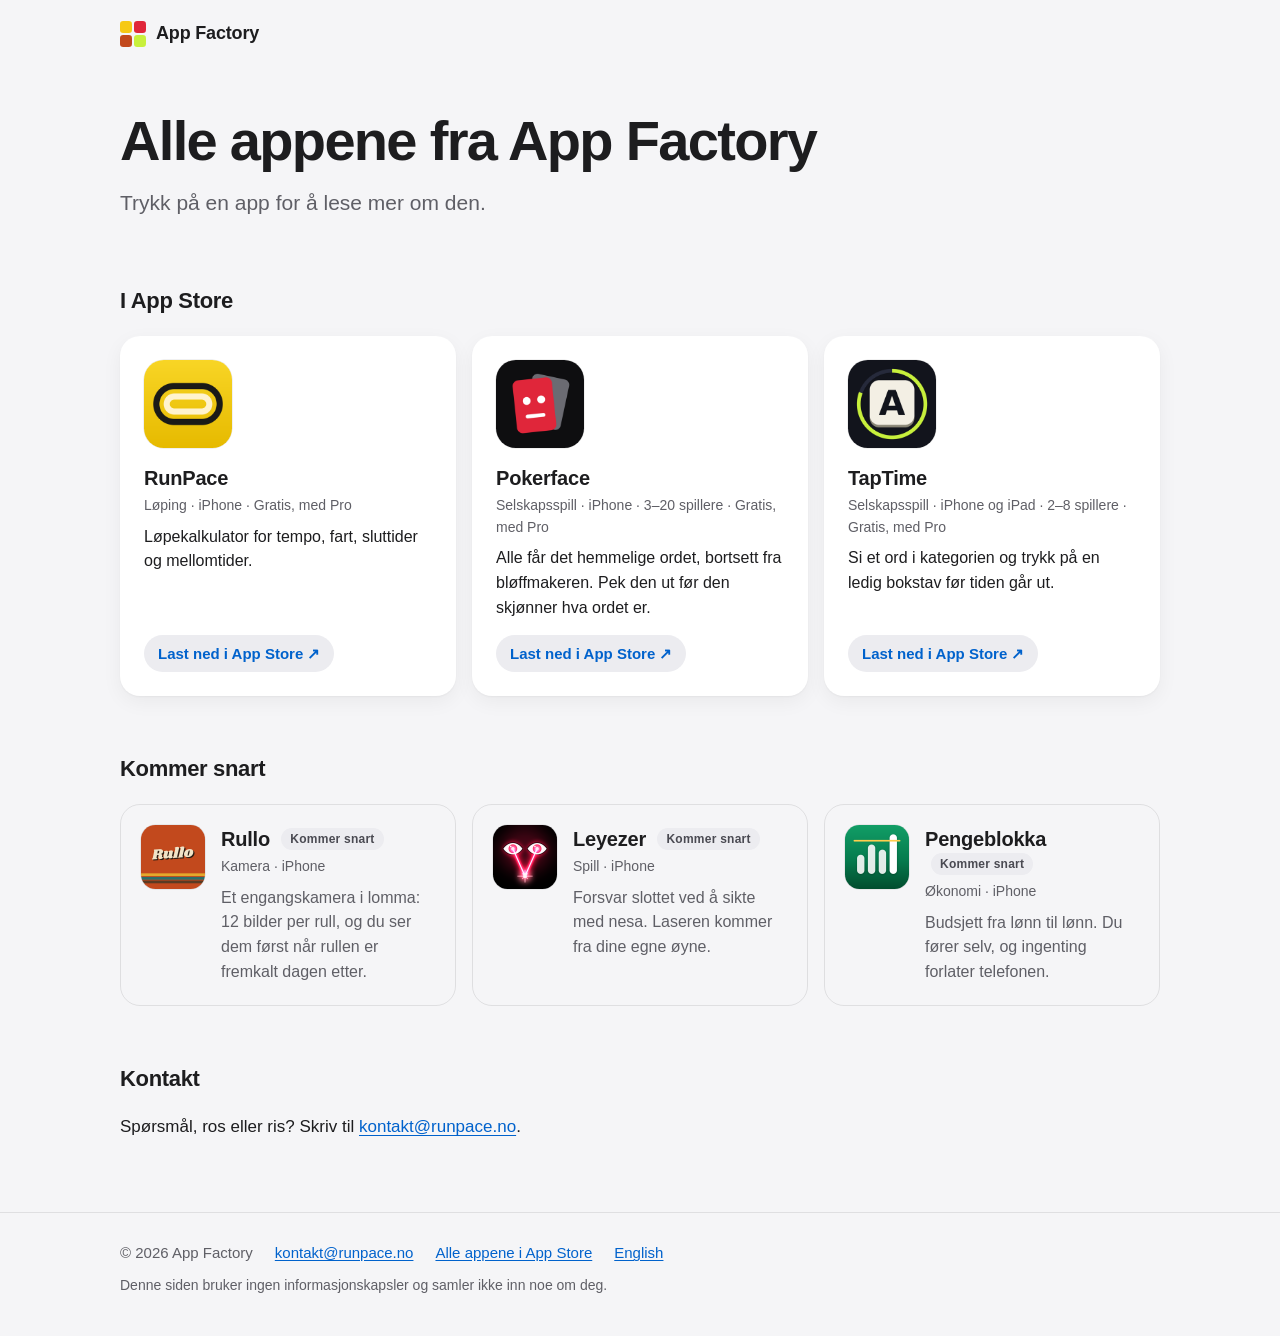
<file: index.html>
<!doctype html>
<html lang="nb">
<head>
<meta charset="utf-8">
<meta name="viewport" content="width=device-width, initial-scale=1">
<title>App Factory – alle appene</title>
<meta name="description" content="Alle appene fra App Factory: RunPace, Pokerface, TapTime og flere som kommer.">
<meta name="color-scheme" content="light">
<meta name="theme-color" content="#f5f5f7">
<link rel="canonical" href="https://svaagan.github.io/">
<link rel="alternate" hreflang="nb" href="https://svaagan.github.io/">
<link rel="alternate" hreflang="en" href="https://svaagan.github.io/en/">
<link rel="alternate" hreflang="x-default" href="https://svaagan.github.io/en/">
<meta property="og:type" content="website">
<meta property="og:site_name" content="App Factory">
<meta property="og:title" content="App Factory – alle appene">
<meta property="og:description" content="Alle appene fra App Factory: RunPace, Pokerface, TapTime og flere som kommer.">
<meta property="og:url" content="https://svaagan.github.io/">
<meta property="og:locale" content="nb_NO">
<meta property="og:image" content="https://svaagan.github.io/og.png">
<meta property="og:image:width" content="1200">
<meta property="og:image:height" content="630">
<meta name="twitter:card" content="summary_large_image">
<link rel="icon" href="/favicon.png">
<link rel="apple-touch-icon" href="/favicon.png">
<link rel="stylesheet" href="/assets/site.css?v=d18dd775">
<script type="application/ld+json">{"@context":"https://schema.org","@graph":[{"@type":"Organization","@id":"https://svaagan.github.io/#studio","name":"App Factory","url":"https://svaagan.github.io/","email":"kontakt@runpace.no"},{"@type":"WebSite","url":"https://svaagan.github.io/","name":"App Factory","inLanguage":"nb","publisher":{"@id":"https://svaagan.github.io/#studio"}},{"@type":"ItemList","name":"I App Store","itemListElement":[{"@type":"ListItem","position":1,"item":{"@type":"MobileApplication","name":"RunPace","operatingSystem":"iOS","applicationCategory":"HealthApplication","description":"Løpekalkulator for tempo, fart, sluttider og mellomtider.","url":"https://runpace.no/","installUrl":"https://apps.apple.com/no/app/id6789667868","offers":{"@type":"Offer","price":"0","priceCurrency":"NOK"},"publisher":{"@id":"https://svaagan.github.io/#studio"}}},{"@type":"ListItem","position":2,"item":{"@type":["VideoGame","MobileApplication"],"name":"Pokerface","operatingSystem":"iOS","applicationCategory":"GameApplication","description":"Alle får det hemmelige ordet, bortsett fra bløffmakeren. Pek den ut før den skjønner hva ordet er.","url":"https://svaagan.github.io/pokerface/","installUrl":"https://apps.apple.com/no/app/id6825464919","offers":{"@type":"Offer","price":"0","priceCurrency":"NOK"},"publisher":{"@id":"https://svaagan.github.io/#studio"}}},{"@type":"ListItem","position":3,"item":{"@type":["VideoGame","MobileApplication"],"name":"TapTime","operatingSystem":"iOS","applicationCategory":"GameApplication","description":"Si et ord i kategorien og trykk på en ledig bokstav før tiden går ut.","url":"https://svaagan.github.io/taptime/","installUrl":"https://apps.apple.com/no/app/id6826379785","offers":{"@type":"Offer","price":"0","priceCurrency":"NOK"},"publisher":{"@id":"https://svaagan.github.io/#studio"}}}]}]}</script>
</head>
<body>
<a class="skip" href="#apper">Hopp til appene</a>
<header class="site-header"><div class="wrap"><a class="wordmark" href="/"><svg viewBox="0 0 26 26" aria-hidden="true"><rect x="0" y="0" width="12" height="12" rx="3.2" fill="#F6C915"/><rect x="14" y="0" width="12" height="12" rx="3.2" fill="#E0263A"/><rect x="0" y="14" width="12" height="12" rx="3.2" fill="#C2491D"/><rect x="14" y="14" width="12" height="12" rx="3.2" fill="#C8F03C"/></svg><span>App Factory</span></a></div></header>
<main>
  <section class="hero wrap">
    <h1>Alle appene fra App Factory</h1>
    <p class="lead">Trykk på en app for å lese mer om den.</p>
  </section>
  <section class="wrap" id="apper" aria-labelledby="live-h">
    <h2 id="live-h">I App Store</h2>
    <ul class="grid live" role="list">
      <li class="card" id="runpace">
        <img class="icon" src="/icons/runpace.png?v=0e061402" width="88" height="88" alt="" loading="lazy" decoding="async">
        <div class="card-body">
          <h3><a class="stretch" href="https://runpace.no/">RunPace</a></h3>
          <p class="meta">Løping · iPhone · Gratis, med Pro</p>
          <p class="tagline">Løpekalkulator for tempo, fart, sluttider og mellomtider.</p>
          <p class="actions"><a class="store" href="https://apps.apple.com/no/app/id6789667868">Last ned i App Store</a></p>
        </div>
      </li>
      <li class="card" id="pokerface">
        <img class="icon" src="/icons/pokerface.png?v=96ad6197" width="88" height="88" alt="" loading="lazy" decoding="async">
        <div class="card-body">
          <h3><a class="stretch" href="/pokerface/">Pokerface</a></h3>
          <p class="meta">Selskapsspill · iPhone · 3–20 spillere · Gratis, med Pro</p>
          <p class="tagline">Alle får det hemmelige ordet, bortsett fra bløffmakeren. Pek den ut før den skjønner hva ordet er.</p>
          <p class="actions"><a class="store" href="https://apps.apple.com/no/app/id6825464919">Last ned i App Store</a></p>
        </div>
      </li>
      <li class="card" id="taptime">
        <img class="icon" src="/icons/taptime.png?v=20a5b78d" width="88" height="88" alt="" loading="lazy" decoding="async">
        <div class="card-body">
          <h3><a class="stretch" href="/taptime/">TapTime</a></h3>
          <p class="meta">Selskapsspill · iPhone og iPad · 2–8 spillere · Gratis, med Pro</p>
          <p class="tagline">Si et ord i kategorien og trykk på en ledig bokstav før tiden går ut.</p>
          <p class="actions"><a class="store" href="https://apps.apple.com/no/app/id6826379785">Last ned i App Store</a></p>
        </div>
      </li>
    </ul>
  </section>
  <section class="wrap" aria-labelledby="soon-h">
    <h2 id="soon-h">Kommer snart</h2>
    <ul class="grid soon-grid" role="list">
      <li class="card soon" id="rullo">
        <img class="icon" src="/icons/rullo.png?v=eed151eb" width="64" height="64" alt="" loading="lazy" decoding="async">
        <div class="card-body">
          <h3><a class="stretch" href="https://svaagan.github.io/rullo/">Rullo</a> <span class="pill">Kommer snart</span></h3>
          <p class="meta">Kamera · iPhone</p>
          <p class="tagline">Et engangskamera i lomma: 12 bilder per rull, og du ser dem først når rullen er fremkalt dagen etter.</p>
          
        </div>
      </li>
      <li class="card soon" id="leyezer">
        <img class="icon" src="/icons/leyezer.png?v=0fc96ee2" width="64" height="64" alt="" loading="lazy" decoding="async">
        <div class="card-body">
          <h3><a class="stretch" href="/leyezer/">Leyezer</a> <span class="pill">Kommer snart</span></h3>
          <p class="meta">Spill · iPhone</p>
          <p class="tagline">Forsvar slottet ved å sikte med nesa. Laseren kommer fra dine egne øyne.</p>
          
        </div>
      </li>
      <li class="card soon" id="pengeblokka">
        <img class="icon" src="/icons/pengeblokka.png?v=15239c94" width="64" height="64" alt="" loading="lazy" decoding="async">
        <div class="card-body">
          <h3><a class="stretch" href="/pengeblokka/">Pengeblokka</a> <span class="pill">Kommer snart</span></h3>
          <p class="meta">Økonomi · iPhone</p>
          <p class="tagline">Budsjett fra lønn til lønn. Du fører selv, og ingenting forlater telefonen.</p>
          
        </div>
      </li>
    </ul>
  </section>
  <section class="wrap about" aria-labelledby="about-h">
    <h2 id="about-h">Kontakt</h2>
    <p>Spørsmål, ros eller ris? Skriv til <a href="mailto:kontakt@runpace.no">kontakt@runpace.no</a>.</p>
  </section>
</main>
<footer class="site-footer">
  <div class="wrap">
    <p class="footer-main"><span>© 2026 App Factory</span>
      <a href="mailto:kontakt@runpace.no">kontakt@runpace.no</a>
      <a href="https://apps.apple.com/developer/id6789667870">Alle appene i App Store</a>
      <a href="/en/" hreflang="en" lang="en">English</a></p>
    <p class="footer-note">Denne siden bruker ingen informasjonskapsler og samler ikke inn noe om deg.</p>
  </div>
</footer>
</body>
</html>
</file>
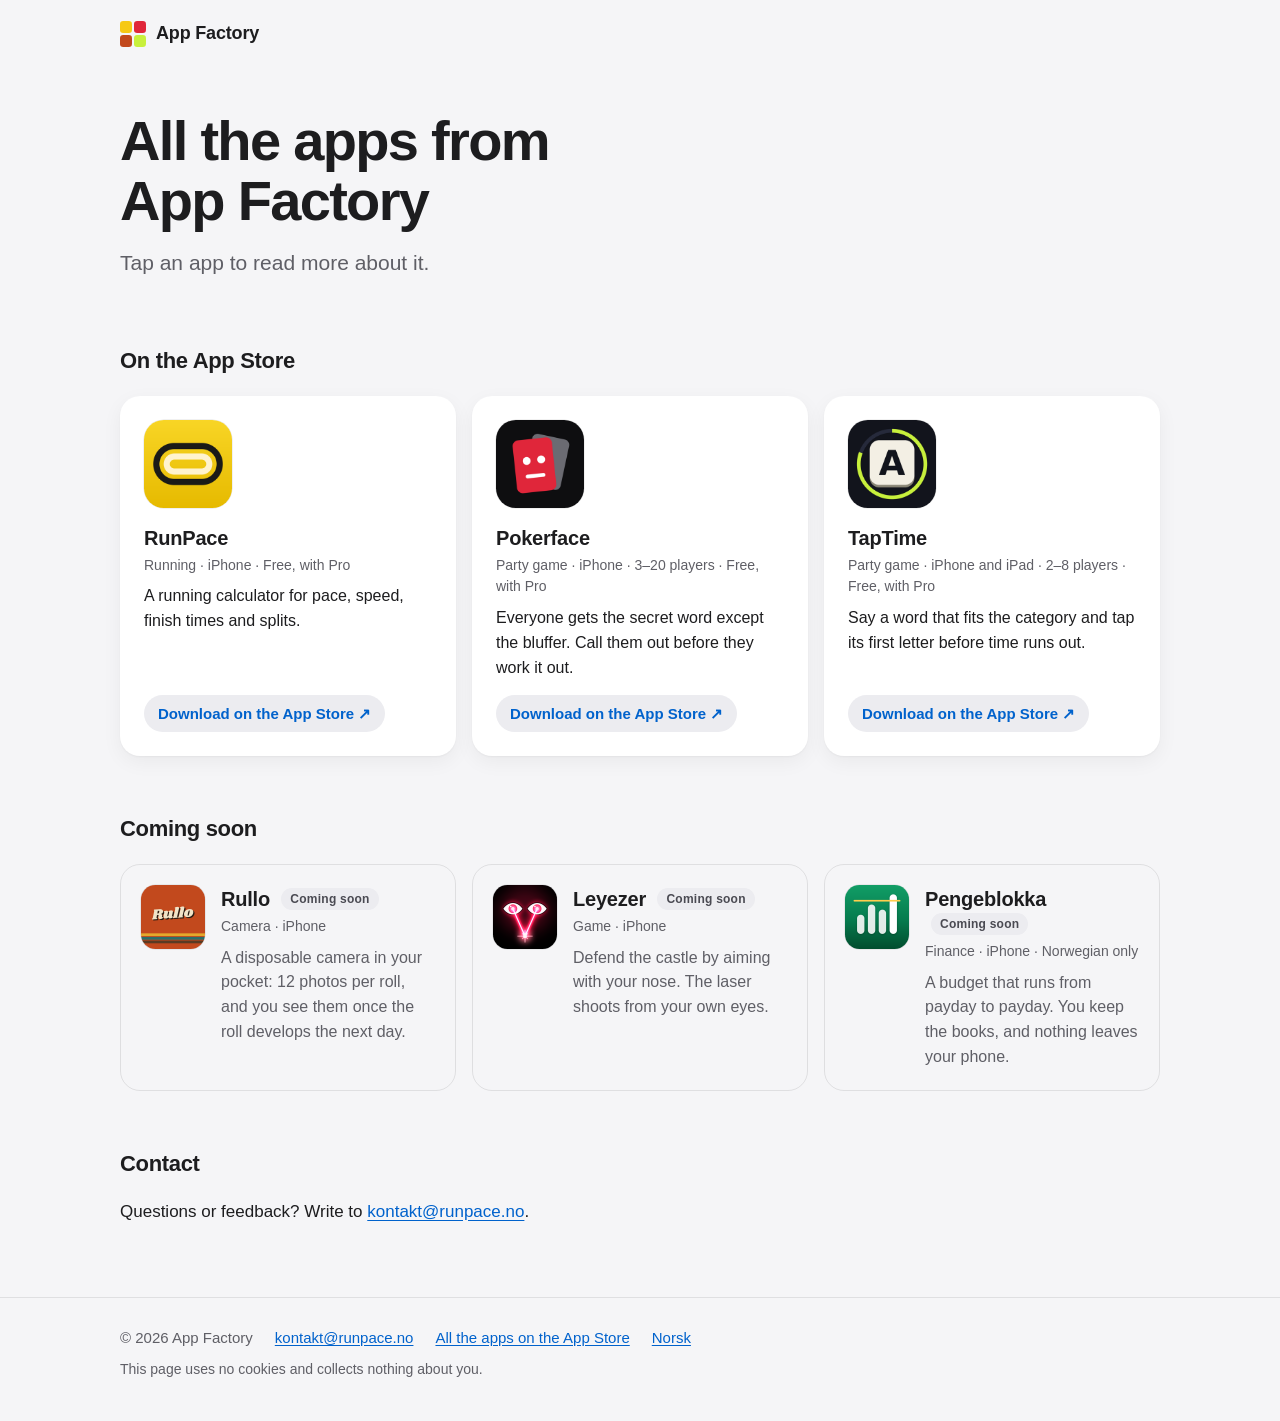
<file: en/index.html>
<!doctype html>
<html lang="en">
<head>
<meta charset="utf-8">
<meta name="viewport" content="width=device-width, initial-scale=1">
<title>App Factory – all the apps</title>
<meta name="description" content="All the apps from App Factory: RunPace, Pokerface, TapTime and more on the way.">
<meta name="color-scheme" content="light">
<meta name="theme-color" content="#f5f5f7">
<link rel="canonical" href="https://svaagan.github.io/en/">
<link rel="alternate" hreflang="nb" href="https://svaagan.github.io/">
<link rel="alternate" hreflang="en" href="https://svaagan.github.io/en/">
<link rel="alternate" hreflang="x-default" href="https://svaagan.github.io/en/">
<meta property="og:type" content="website">
<meta property="og:site_name" content="App Factory">
<meta property="og:title" content="App Factory – all the apps">
<meta property="og:description" content="All the apps from App Factory: RunPace, Pokerface, TapTime and more on the way.">
<meta property="og:url" content="https://svaagan.github.io/en/">
<meta property="og:locale" content="en_US">
<meta property="og:image" content="https://svaagan.github.io/og.png">
<meta property="og:image:width" content="1200">
<meta property="og:image:height" content="630">
<meta name="twitter:card" content="summary_large_image">
<link rel="icon" href="/favicon.png">
<link rel="apple-touch-icon" href="/favicon.png">
<link rel="stylesheet" href="/assets/site.css?v=d18dd775">
<script type="application/ld+json">{"@context":"https://schema.org","@graph":[{"@type":"Organization","@id":"https://svaagan.github.io/#studio","name":"App Factory","url":"https://svaagan.github.io/","email":"kontakt@runpace.no"},{"@type":"WebSite","url":"https://svaagan.github.io/","name":"App Factory","inLanguage":"en","publisher":{"@id":"https://svaagan.github.io/#studio"}},{"@type":"ItemList","name":"On the App Store","itemListElement":[{"@type":"ListItem","position":1,"item":{"@type":"MobileApplication","name":"RunPace","operatingSystem":"iOS","applicationCategory":"HealthApplication","description":"A running calculator for pace, speed, finish times and splits.","url":"https://runpace.no/en/","installUrl":"https://apps.apple.com/us/app/id6789667868","offers":{"@type":"Offer","price":"0","priceCurrency":"NOK"},"publisher":{"@id":"https://svaagan.github.io/#studio"}}},{"@type":"ListItem","position":2,"item":{"@type":["VideoGame","MobileApplication"],"name":"Pokerface","operatingSystem":"iOS","applicationCategory":"GameApplication","description":"Everyone gets the secret word except the bluffer. Call them out before they work it out.","url":"https://svaagan.github.io/pokerface/en/","installUrl":"https://apps.apple.com/us/app/id6825464919","offers":{"@type":"Offer","price":"0","priceCurrency":"NOK"},"publisher":{"@id":"https://svaagan.github.io/#studio"}}},{"@type":"ListItem","position":3,"item":{"@type":["VideoGame","MobileApplication"],"name":"TapTime","operatingSystem":"iOS","applicationCategory":"GameApplication","description":"Say a word that fits the category and tap its first letter before time runs out.","url":"https://svaagan.github.io/taptime/en/","installUrl":"https://apps.apple.com/us/app/id6826379785","offers":{"@type":"Offer","price":"0","priceCurrency":"NOK"},"publisher":{"@id":"https://svaagan.github.io/#studio"}}}]}]}</script>
</head>
<body>
<a class="skip" href="#apper">Skip to the apps</a>
<header class="site-header"><div class="wrap"><a class="wordmark" href="/en/"><svg viewBox="0 0 26 26" aria-hidden="true"><rect x="0" y="0" width="12" height="12" rx="3.2" fill="#F6C915"/><rect x="14" y="0" width="12" height="12" rx="3.2" fill="#E0263A"/><rect x="0" y="14" width="12" height="12" rx="3.2" fill="#C2491D"/><rect x="14" y="14" width="12" height="12" rx="3.2" fill="#C8F03C"/></svg><span>App Factory</span></a></div></header>
<main>
  <section class="hero wrap">
    <h1>All the apps from App Factory</h1>
    <p class="lead">Tap an app to read more about it.</p>
  </section>
  <section class="wrap" id="apper" aria-labelledby="live-h">
    <h2 id="live-h">On the App Store</h2>
    <ul class="grid live" role="list">
      <li class="card" id="runpace">
        <img class="icon" src="/icons/runpace.png?v=0e061402" width="88" height="88" alt="" loading="lazy" decoding="async">
        <div class="card-body">
          <h3><a class="stretch" href="https://runpace.no/en/">RunPace</a></h3>
          <p class="meta">Running · iPhone · Free, with Pro</p>
          <p class="tagline">A running calculator for pace, speed, finish times and splits.</p>
          <p class="actions"><a class="store" href="https://apps.apple.com/us/app/id6789667868">Download on the App Store</a></p>
        </div>
      </li>
      <li class="card" id="pokerface">
        <img class="icon" src="/icons/pokerface.png?v=96ad6197" width="88" height="88" alt="" loading="lazy" decoding="async">
        <div class="card-body">
          <h3><a class="stretch" href="/pokerface/en/">Pokerface</a></h3>
          <p class="meta">Party game · iPhone · 3–20 players · Free, with Pro</p>
          <p class="tagline">Everyone gets the secret word except the bluffer. Call them out before they work it out.</p>
          <p class="actions"><a class="store" href="https://apps.apple.com/us/app/id6825464919">Download on the App Store</a></p>
        </div>
      </li>
      <li class="card" id="taptime">
        <img class="icon" src="/icons/taptime.png?v=20a5b78d" width="88" height="88" alt="" loading="lazy" decoding="async">
        <div class="card-body">
          <h3><a class="stretch" href="/taptime/en/">TapTime</a></h3>
          <p class="meta">Party game · iPhone and iPad · 2–8 players · Free, with Pro</p>
          <p class="tagline">Say a word that fits the category and tap its first letter before time runs out.</p>
          <p class="actions"><a class="store" href="https://apps.apple.com/us/app/id6826379785">Download on the App Store</a></p>
        </div>
      </li>
    </ul>
  </section>
  <section class="wrap" aria-labelledby="soon-h">
    <h2 id="soon-h">Coming soon</h2>
    <ul class="grid soon-grid" role="list">
      <li class="card soon" id="rullo">
        <img class="icon" src="/icons/rullo.png?v=eed151eb" width="64" height="64" alt="" loading="lazy" decoding="async">
        <div class="card-body">
          <h3><a class="stretch" href="https://svaagan.github.io/rullo/en/">Rullo</a> <span class="pill">Coming soon</span></h3>
          <p class="meta">Camera · iPhone</p>
          <p class="tagline">A disposable camera in your pocket: 12 photos per roll, and you see them once the roll develops the next day.</p>
          
        </div>
      </li>
      <li class="card soon" id="leyezer">
        <img class="icon" src="/icons/leyezer.png?v=0fc96ee2" width="64" height="64" alt="" loading="lazy" decoding="async">
        <div class="card-body">
          <h3><a class="stretch" href="/leyezer/en/">Leyezer</a> <span class="pill">Coming soon</span></h3>
          <p class="meta">Game · iPhone</p>
          <p class="tagline">Defend the castle by aiming with your nose. The laser shoots from your own eyes.</p>
          
        </div>
      </li>
      <li class="card soon" id="pengeblokka">
        <img class="icon" src="/icons/pengeblokka.png?v=15239c94" width="64" height="64" alt="" loading="lazy" decoding="async">
        <div class="card-body">
          <h3><a class="stretch" href="/pengeblokka/">Pengeblokka</a> <span class="pill">Coming soon</span></h3>
          <p class="meta">Finance · iPhone · Norwegian only</p>
          <p class="tagline">A budget that runs from payday to payday. You keep the books, and nothing leaves your phone.</p>
          
        </div>
      </li>
    </ul>
  </section>
  <section class="wrap about" aria-labelledby="about-h">
    <h2 id="about-h">Contact</h2>
    <p>Questions or feedback? Write to <a href="mailto:kontakt@runpace.no">kontakt@runpace.no</a>.</p>
  </section>
</main>
<footer class="site-footer">
  <div class="wrap">
    <p class="footer-main"><span>© 2026 App Factory</span>
      <a href="mailto:kontakt@runpace.no">kontakt@runpace.no</a>
      <a href="https://apps.apple.com/developer/id6789667870">All the apps on the App Store</a>
      <a href="/" hreflang="nb" lang="nb">Norsk</a></p>
    <p class="footer-note">This page uses no cookies and collects nothing about you.</p>
  </div>
</footer>
</body>
</html>
</file>
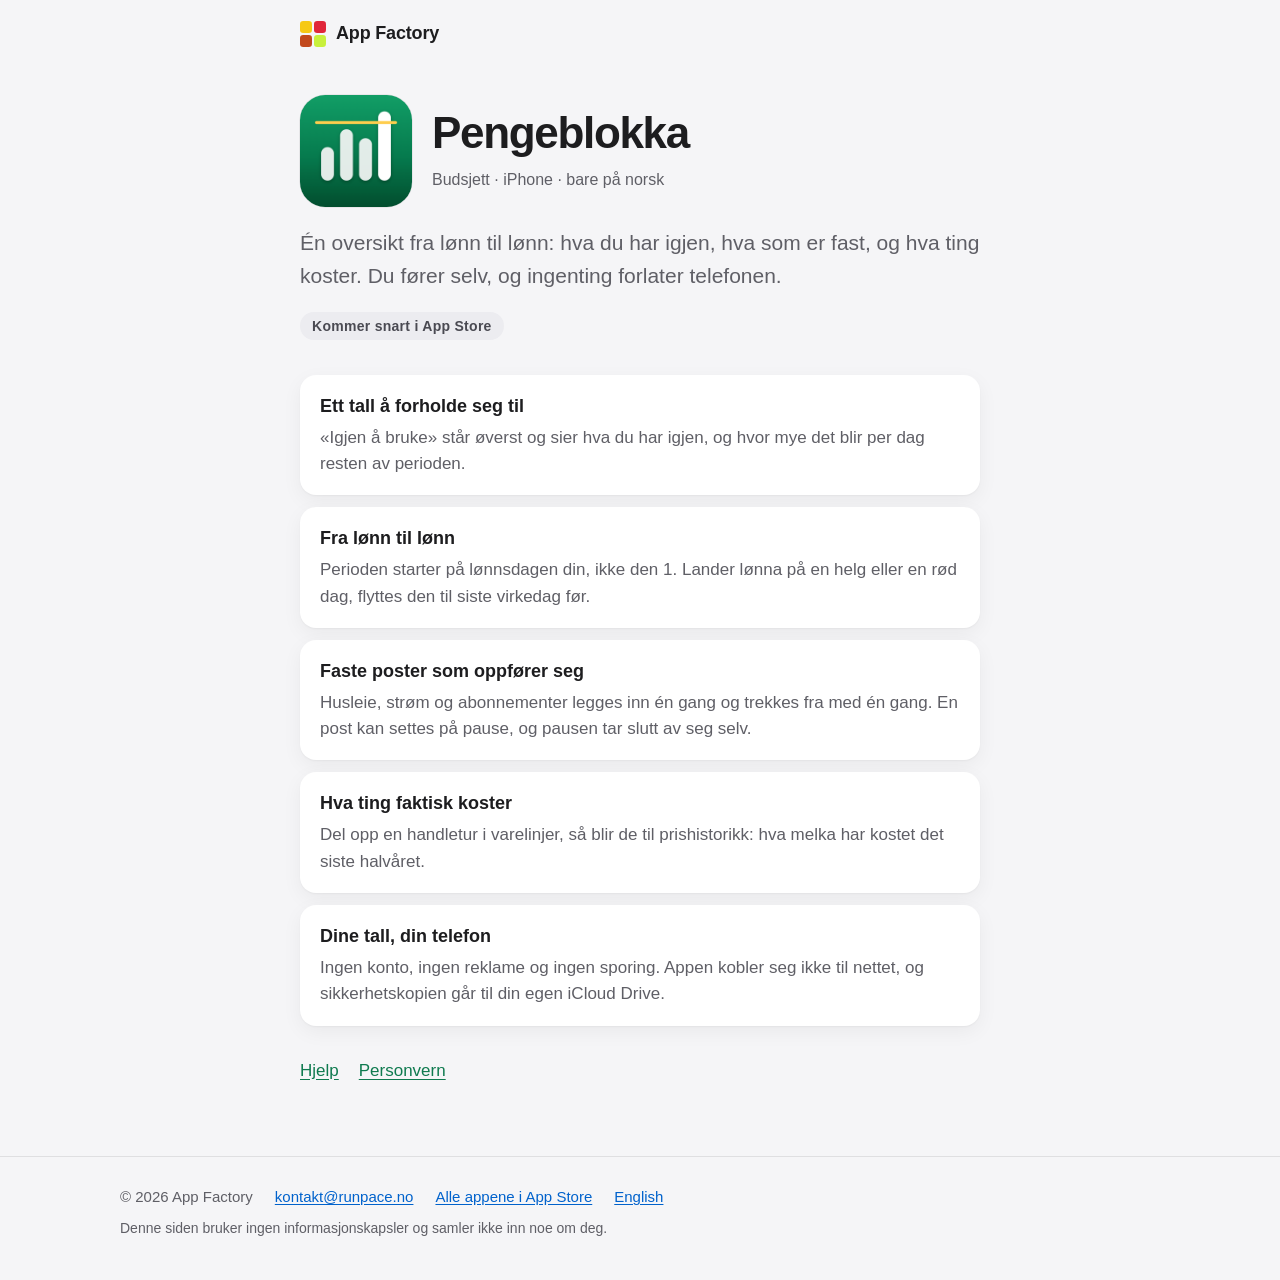
<file: pengeblokka/index.html>
<!doctype html>
<html lang="nb">
<head>
<meta charset="utf-8">
<meta name="viewport" content="width=device-width, initial-scale=1">
<title>Pengeblokka – budsjett fra lønn til lønn</title>
<meta name="description" content="Pengeblokka er et budsjett for iPhone som går fra lønn til lønn. Du fører selv, uten bankkobling og uten konto, og ingenting forlater telefonen.">
<meta name="color-scheme" content="light">
<meta name="theme-color" content="#f5f5f7">
<link rel="canonical" href="https://svaagan.github.io/pengeblokka/">
<meta property="og:type" content="website">
<meta property="og:site_name" content="App Factory">
<meta property="og:title" content="Pengeblokka – budsjett fra lønn til lønn">
<meta property="og:description" content="Pengeblokka er et budsjett for iPhone som går fra lønn til lønn. Du fører selv, uten bankkobling og uten konto, og ingenting forlater telefonen.">
<meta property="og:url" content="https://svaagan.github.io/pengeblokka/">
<meta property="og:locale" content="nb_NO">
<meta property="og:image" content="https://svaagan.github.io/og.png">
<meta property="og:image:width" content="1200">
<meta property="og:image:height" content="630">
<meta name="twitter:card" content="summary_large_image">
<link rel="icon" href="/favicon.png">
<link rel="apple-touch-icon" href="/favicon.png">
<link rel="stylesheet" href="/assets/site.css?v=d18dd775">
</head>
<body>
<a class="skip" href="#apper">Hopp til appene</a>
<header class="site-header"><div class="wrap narrow"><a class="wordmark" href="/"><svg viewBox="0 0 26 26" aria-hidden="true"><rect x="0" y="0" width="12" height="12" rx="3.2" fill="#F6C915"/><rect x="14" y="0" width="12" height="12" rx="3.2" fill="#E0263A"/><rect x="0" y="14" width="12" height="12" rx="3.2" fill="#C2491D"/><rect x="14" y="14" width="12" height="12" rx="3.2" fill="#C8F03C"/></svg><span>App Factory</span></a></div></header>
<main class="wrap narrow app-page" style="--app-accent:#0f7a4f">
  <div class="app-hero">
    <img class="icon" src="/icons/pengeblokka.png?v=15239c94" width="112" height="112" alt="" loading="lazy" decoding="async">
    <div>
      <h1>Pengeblokka</h1>
      <p class="meta">Budsjett · iPhone · bare på norsk</p>
    </div>
  </div>
  <p class="lead">Én oversikt fra lønn til lønn: hva du har igjen, hva som er fast, og hva ting
    koster. Du fører selv, og ingenting forlater telefonen.</p>
  <p><span class="pill">Kommer snart i App Store</span></p>
  <ul class="features" role="list">
      <li><h3>Ett tall å forholde seg til</h3><p>«Igjen å bruke» står øverst og sier hva du har igjen, og hvor mye det blir per dag resten av perioden.</p></li>
      <li><h3>Fra lønn til lønn</h3><p>Perioden starter på lønnsdagen din, ikke den 1. Lander lønna på en helg eller en rød dag, flyttes den til siste virkedag før.</p></li>
      <li><h3>Faste poster som oppfører seg</h3><p>Husleie, strøm og abonnementer legges inn én gang og trekkes fra med én gang. En post kan settes på pause, og pausen tar slutt av seg selv.</p></li>
      <li><h3>Hva ting faktisk koster</h3><p>Del opp en handletur i varelinjer, så blir de til prishistorikk: hva melka har kostet det siste halvåret.</p></li>
      <li><h3>Dine tall, din telefon</h3><p>Ingen konto, ingen reklame og ingen sporing. Appen kobler seg ikke til nettet, og sikkerhetskopien går til din egen iCloud Drive.</p></li>
  </ul>
  <p class="links"><a href="support/">Hjelp</a> <a href="personvern/">Personvern</a></p>
</main>
<footer class="site-footer">
  <div class="wrap">
    <p class="footer-main"><span>© 2026 App Factory</span>
      <a href="mailto:kontakt@runpace.no">kontakt@runpace.no</a>
      <a href="https://apps.apple.com/developer/id6789667870">Alle appene i App Store</a>
      <a href="/en/#pengeblokka" hreflang="en" lang="en">English</a></p>
    <p class="footer-note">Denne siden bruker ingen informasjonskapsler og samler ikke inn noe om deg.</p>
  </div>
</footer>
</body>
</html>
</file>
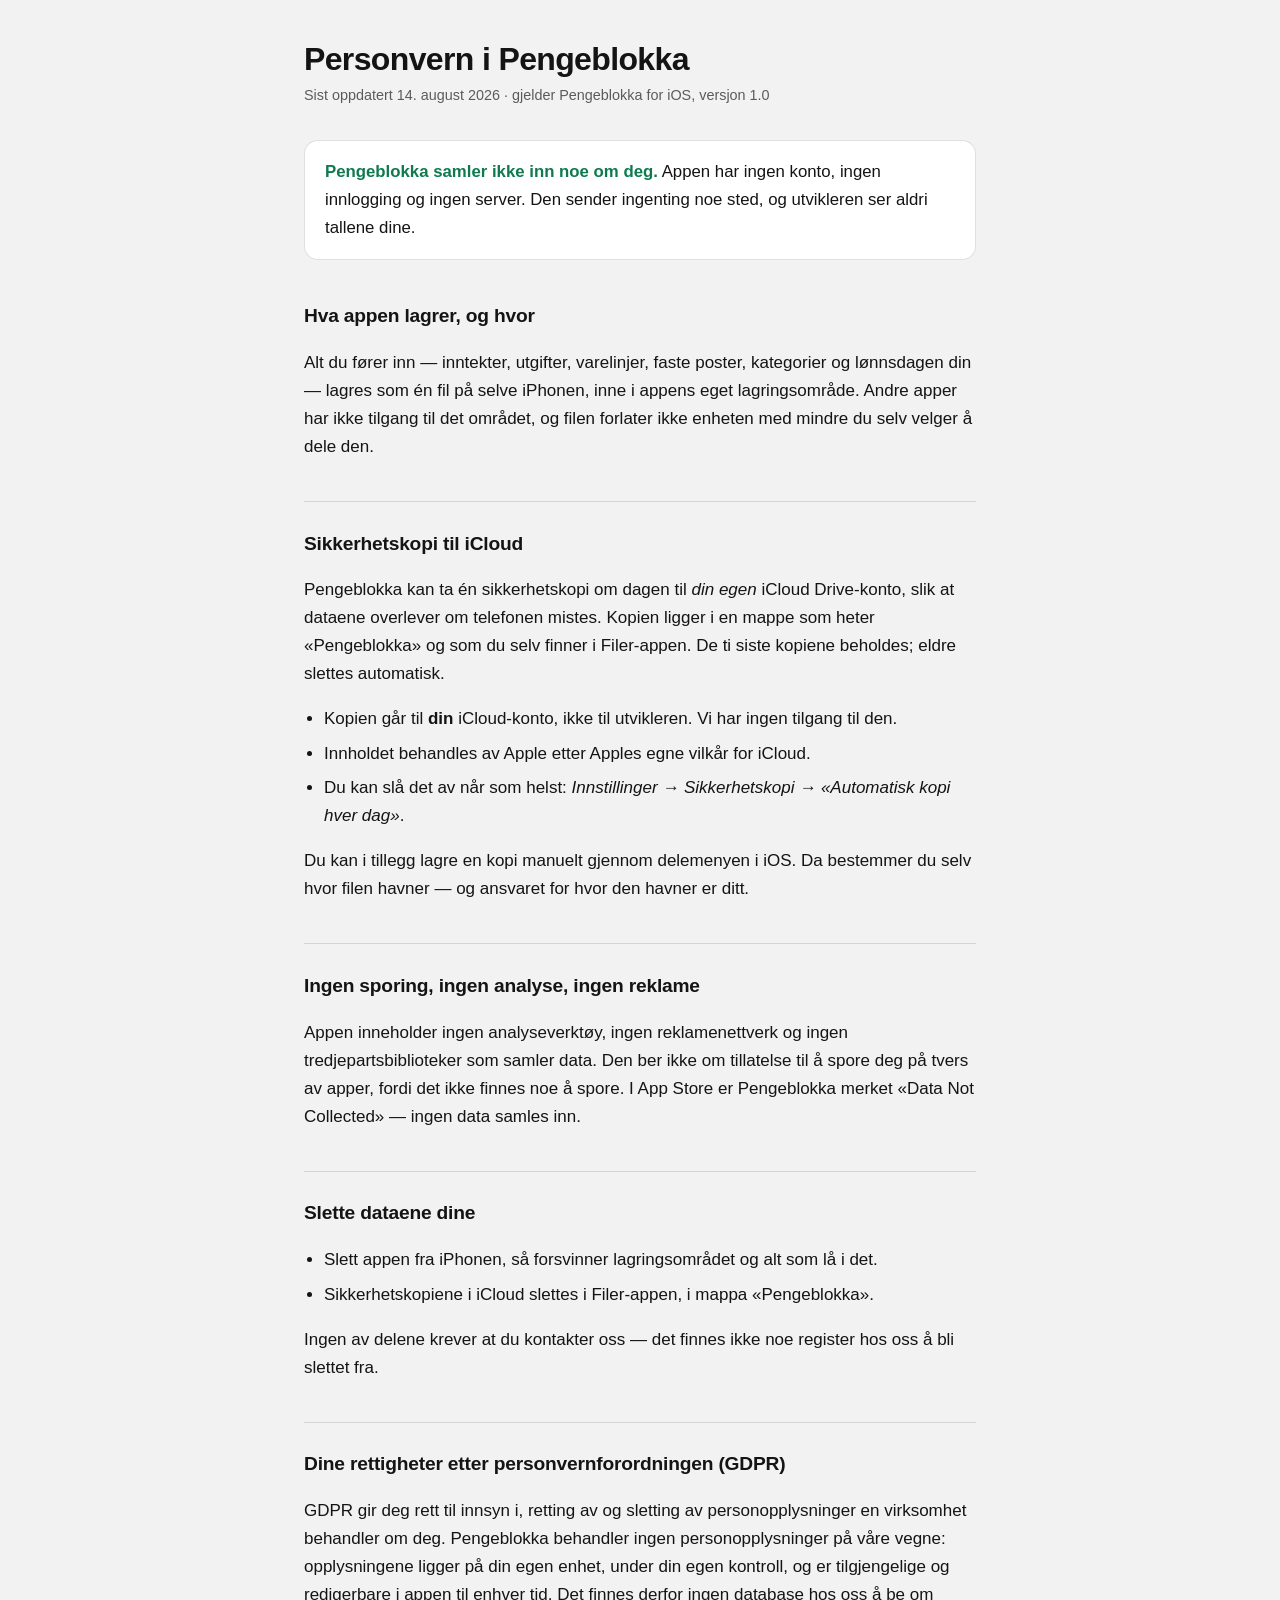
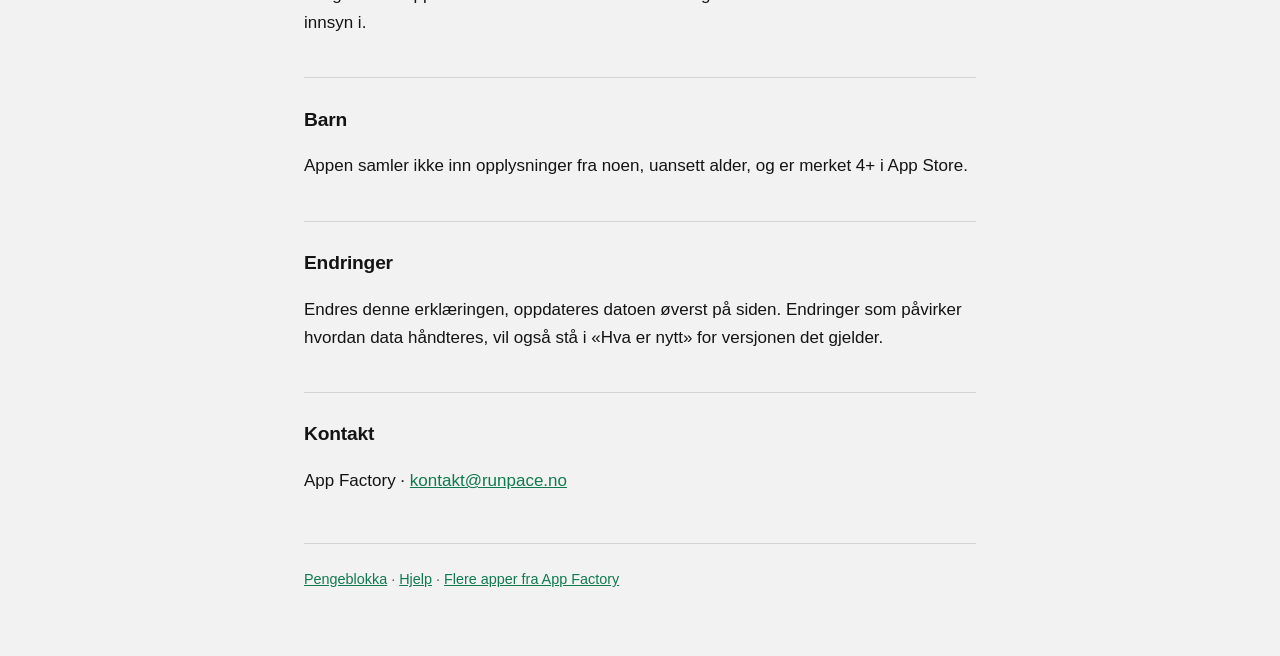
<file: pengeblokka/personvern/index.html>
<!doctype html>
<html lang="nb">
<head>
<meta charset="utf-8">
<meta name="viewport" content="width=device-width, initial-scale=1">
<title>Personvern – Pengeblokka</title>
<meta name="description" content="Personvernerklæring for iOS-appen Pengeblokka. Appen samler ikke inn opplysninger, og dataene dine blir på din egen enhet.">
<style>
  :root {
    color-scheme: light;
    --bg: #f2f2f2;
    --kort: #ffffff;
    --tekst: #141414;
    --dempet: #5b5b5b;
    --aksent: #0f7a4f;
    --strek: rgba(0, 0, 0, .12);
  }

  * { box-sizing: border-box; }
  body {
    margin: 0;
    padding: 2.5rem 1.25rem 4rem;
    background: var(--bg);
    color: var(--tekst);
    font: 17px/1.65 -apple-system, BlinkMacSystemFont, "Segoe UI", Roboto, Helvetica, Arial, sans-serif;
    -webkit-text-size-adjust: 100%;
  }
  main { max-width: 42rem; margin: 0 auto; }
  h1 { font-size: 2rem; line-height: 1.2; margin: 0 0 .35rem; letter-spacing: -.02em; }
  h2 {
    font-size: 1.2rem; margin: 2.5rem 0 .6rem; letter-spacing: -.01em;
    padding-top: 1.6rem; border-top: 1px solid var(--strek);
  }
  h2:first-of-type { border-top: 0; padding-top: 0; }
  p, li { color: var(--tekst); }
  ul { padding-left: 1.25rem; }
  li { margin: .4rem 0; }
  .dato { color: var(--dempet); font-size: .9rem; margin: 0 0 2rem; }
  .kort {
    background: var(--kort); border: 1px solid var(--strek); border-radius: 14px;
    padding: 1.1rem 1.25rem; margin: 1.5rem 0;
  }
  .kort p { margin: 0; font-size: 1.05rem; }
  .kort strong { color: var(--aksent); }
  a { color: var(--aksent); }
  footer { margin-top: 3rem; padding-top: 1.5rem; border-top: 1px solid var(--strek); color: var(--dempet); font-size: .9rem; }
</style>
</head>
<body>
<main>

  <h1>Personvern i Pengeblokka</h1>
  <p class="dato">Sist oppdatert 14. august 2026 · gjelder Pengeblokka for iOS, versjon 1.0</p>

  <div class="kort">
    <p><strong>Pengeblokka samler ikke inn noe om deg.</strong> Appen har ingen konto,
    ingen innlogging og ingen server. Den sender ingenting noe sted, og utvikleren
    ser aldri tallene dine.</p>
  </div>

  <h2>Hva appen lagrer, og hvor</h2>
  <p>
    Alt du fører inn — inntekter, utgifter, varelinjer, faste poster, kategorier og
    lønnsdagen din — lagres som én fil på selve iPhonen, inne i appens eget
    lagringsområde. Andre apper har ikke tilgang til det området, og filen forlater
    ikke enheten med mindre du selv velger å dele den.
  </p>

  <h2>Sikkerhetskopi til iCloud</h2>
  <p>
    Pengeblokka kan ta én sikkerhetskopi om dagen til <em>din egen</em> iCloud
    Drive-konto, slik at dataene overlever om telefonen mistes. Kopien ligger i en
    mappe som heter «Pengeblokka» og som du selv finner i Filer-appen. De ti siste
    kopiene beholdes; eldre slettes automatisk.
  </p>
  <ul>
    <li>Kopien går til <strong>din</strong> iCloud-konto, ikke til utvikleren. Vi har ingen
      tilgang til den.</li>
    <li>Innholdet behandles av Apple etter Apples egne vilkår for iCloud.</li>
    <li>Du kan slå det av når som helst: <em>Innstillinger → Sikkerhetskopi →
      «Automatisk kopi hver dag»</em>.</li>
  </ul>
  <p>
    Du kan i tillegg lagre en kopi manuelt gjennom delemenyen i iOS. Da bestemmer du
    selv hvor filen havner — og ansvaret for hvor den havner er ditt.
  </p>

  <h2>Ingen sporing, ingen analyse, ingen reklame</h2>
  <p>
    Appen inneholder ingen analyseverktøy, ingen reklamenettverk og ingen
    tredjepartsbiblioteker som samler data. Den ber ikke om tillatelse til å spore
    deg på tvers av apper, fordi det ikke finnes noe å spore. I App Store er
    Pengeblokka merket «Data Not Collected» — ingen data samles inn.
  </p>

  <h2>Slette dataene dine</h2>
  <ul>
    <li>Slett appen fra iPhonen, så forsvinner lagringsområdet og alt som lå i det.</li>
    <li>Sikkerhetskopiene i iCloud slettes i Filer-appen, i mappa «Pengeblokka».</li>
  </ul>
  <p>Ingen av delene krever at du kontakter oss — det finnes ikke noe register hos oss å bli slettet fra.</p>

  <h2>Dine rettigheter etter personvernforordningen (GDPR)</h2>
  <p>
    GDPR gir deg rett til innsyn i, retting av og sletting av personopplysninger en
    virksomhet behandler om deg. Pengeblokka behandler ingen personopplysninger på
    våre vegne: opplysningene ligger på din egen enhet, under din egen kontroll, og
    er tilgjengelige og redigerbare i appen til enhver tid. Det finnes derfor ingen
    database hos oss å be om innsyn i.
  </p>

  <h2>Barn</h2>
  <p>
    Appen samler ikke inn opplysninger fra noen, uansett alder, og er merket 4+ i
    App Store.
  </p>

  <h2>Endringer</h2>
  <p>
    Endres denne erklæringen, oppdateres datoen øverst på siden. Endringer som
    påvirker hvordan data håndteres, vil også stå i «Hva er nytt» for versjonen det
    gjelder.
  </p>

  <h2>Kontakt</h2>
  <p>
    App Factory · <a href="mailto:kontakt@runpace.no">kontakt@runpace.no</a>
  </p>

  <footer>
    <a href="../">Pengeblokka</a> · <a href="../support/">Hjelp</a> · <a href="/">Flere apper fra App Factory</a>
  </footer>

</main>
</body>
</html>
</file>
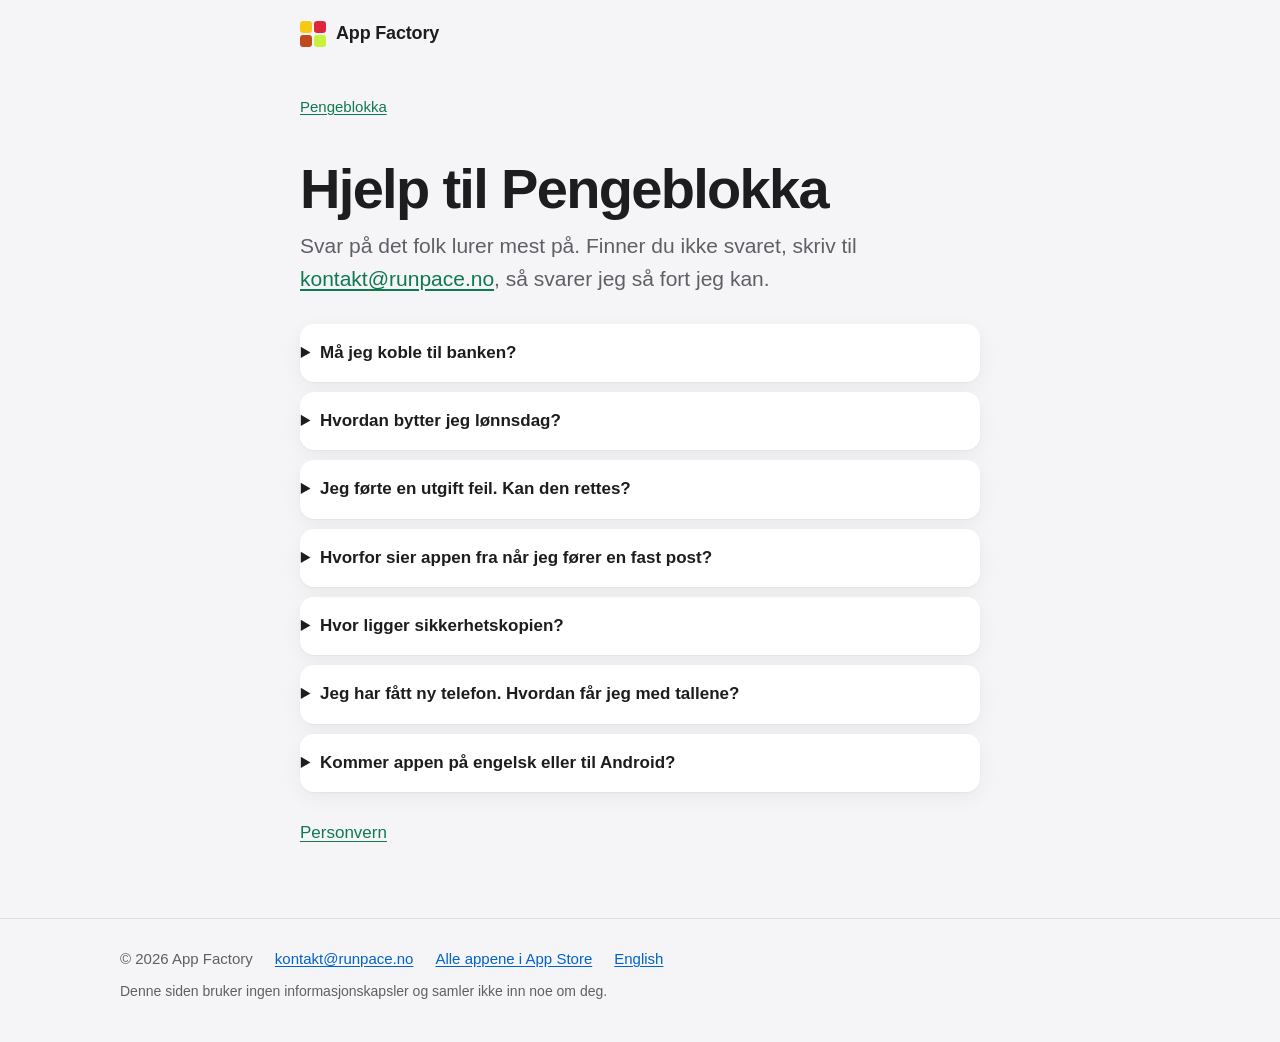
<file: pengeblokka/support/index.html>
<!doctype html>
<html lang="nb">
<head>
<meta charset="utf-8">
<meta name="viewport" content="width=device-width, initial-scale=1">
<title>Hjelp – Pengeblokka</title>
<meta name="description" content="Hjelp og svar på vanlige spørsmål om Pengeblokka, budsjettappen fra lønn til lønn.">
<meta name="color-scheme" content="light">
<meta name="theme-color" content="#f5f5f7">
<link rel="canonical" href="https://svaagan.github.io/pengeblokka/support/">
<meta property="og:type" content="website">
<meta property="og:site_name" content="App Factory">
<meta property="og:title" content="Hjelp – Pengeblokka">
<meta property="og:description" content="Hjelp og svar på vanlige spørsmål om Pengeblokka, budsjettappen fra lønn til lønn.">
<meta property="og:url" content="https://svaagan.github.io/pengeblokka/support/">
<meta property="og:locale" content="nb_NO">
<meta property="og:image" content="https://svaagan.github.io/og.png">
<meta property="og:image:width" content="1200">
<meta property="og:image:height" content="630">
<meta name="twitter:card" content="summary_large_image">
<link rel="icon" href="/favicon.png">
<link rel="apple-touch-icon" href="/favicon.png">
<link rel="stylesheet" href="/assets/site.css?v=d18dd775">
</head>
<body>
<a class="skip" href="#apper">Hopp til appene</a>
<header class="site-header"><div class="wrap narrow"><a class="wordmark" href="/"><svg viewBox="0 0 26 26" aria-hidden="true"><rect x="0" y="0" width="12" height="12" rx="3.2" fill="#F6C915"/><rect x="14" y="0" width="12" height="12" rx="3.2" fill="#E0263A"/><rect x="0" y="14" width="12" height="12" rx="3.2" fill="#C2491D"/><rect x="14" y="14" width="12" height="12" rx="3.2" fill="#C8F03C"/></svg><span>App Factory</span></a></div></header>
<main class="wrap narrow app-page" style="--app-accent:#0f7a4f">
  <p class="crumb"><a href="../">Pengeblokka</a></p>
  <h1>Hjelp til Pengeblokka</h1>
  <p class="lead">Svar på det folk lurer mest på. Finner du ikke svaret, skriv til
    <a href="mailto:kontakt@runpace.no">kontakt@runpace.no</a>, så svarer jeg så fort jeg kan.</p>
  <div class="faq">
    <details><summary>Må jeg koble til banken?</summary><p>Nei. Pengeblokka har ingen bankkobling. Du fører inntekter og utgifter selv, og bare beløpet må fylles ut.</p></details>
    <details><summary>Hvordan bytter jeg lønnsdag?</summary><p>Gå til Innstillinger og trykk «Endre lønnsdagen». Ingenting slettes, og du kan sette lønnsdagen tilbake når som helst.</p></details>
    <details><summary>Jeg førte en utgift feil. Kan den rettes?</summary><p>Ja. Trykk på utgiften, i perioden den hører til, og rett den. Det gjelder også perioder bakover i tid.</p></details>
    <details><summary>Hvorfor sier appen fra når jeg fører en fast post?</summary><p>Fører du en utgift med samme navn som en fast post, kan den bli trukket fra to ganger. Appen sier fra, men stopper deg ikke.</p></details>
    <details><summary>Hvor ligger sikkerhetskopien?</summary><p>I mappa «Pengeblokka» i din egen iCloud Drive, som du finner i Filer-appen. De ti siste kopiene beholdes. Under Sikkerhetskopi i Innstillinger kan du også trykke «Del en kopi» og lagre fila der du vil.</p></details>
    <details><summary>Jeg har fått ny telefon. Hvordan får jeg med tallene?</summary><p>Installer Pengeblokka og gå til Innstillinger → Sikkerhetskopi → «Gjenopprett fra fil». Velg den nyeste kopien i mappa «Pengeblokka» i iCloud Drive. Du får se hva kopien inneholder før noe byttes ut.</p></details>
    <details><summary>Kommer appen på engelsk eller til Android?</summary><p>Ikke foreløpig. Pengeblokka er laget for norske kroner, norsk lønnsdag og norske helligdager.</p></details>
  </div>
  <p class="links"><a href="../personvern/">Personvern</a></p>
</main>
<footer class="site-footer">
  <div class="wrap">
    <p class="footer-main"><span>© 2026 App Factory</span>
      <a href="mailto:kontakt@runpace.no">kontakt@runpace.no</a>
      <a href="https://apps.apple.com/developer/id6789667870">Alle appene i App Store</a>
      <a href="/en/#pengeblokka" hreflang="en" lang="en">English</a></p>
    <p class="footer-note">Denne siden bruker ingen informasjonskapsler og samler ikke inn noe om deg.</p>
  </div>
</footer>
</body>
</html>
</file>
<file: assets/site.css>
/* Fellessiden med alle appene. Nøytral ramme, så ikonene står for fargen.
   Bare lyst tema, også når telefonen står i mørk modus (Stian, 2026-11-04). */
:root {
  --bg: #f5f5f7;
  --card: #ffffff;
  --text: #1d1d1f;
  --muted: #5f5f66;
  --line: rgba(0, 0, 0, .09);
  --link: #0062cc;
  --pill-bg: #ececf0;
  --pill-text: #4a4a52;
  --shadow: 0 1px 2px rgba(0, 0, 0, .04), 0 6px 20px rgba(0, 0, 0, .05);
  --shadow-hover: 0 2px 4px rgba(0, 0, 0, .06), 0 12px 32px rgba(0, 0, 0, .09);
  --app-accent: var(--link);
  color-scheme: light;
}

* { box-sizing: border-box; }
html { -webkit-text-size-adjust: 100%; }
body {
  margin: 0;
  background: var(--bg);
  color: var(--text);
  font: 17px/1.55 -apple-system, BlinkMacSystemFont, "SF Pro Text", "Segoe UI", Roboto,
        Helvetica, Arial, sans-serif;
  -webkit-font-smoothing: antialiased;
}
a { color: var(--link); text-underline-offset: .15em; }
.wrap { max-width: 1080px; margin: 0 auto; padding: 0 20px; }
.narrow { max-width: 720px; }
.muted { color: var(--muted); }

.skip {
  position: absolute; left: -9999px; top: 8px;
  background: var(--card); color: var(--text); padding: 8px 14px; border-radius: 8px; z-index: 10;
}
.skip:focus { left: 8px; }

/* Topp */
.site-header { padding: 20px 0 0; }
.wordmark {
  display: inline-flex; align-items: center; gap: 10px;
  color: var(--text); text-decoration: none; font-weight: 650; font-size: 18px;
  letter-spacing: -.01em;
}
.wordmark svg { width: 26px; height: 26px; display: block; }

/* Innledning */
.hero { padding: 56px 20px 8px; }
h1 {
  font-size: clamp(34px, 6vw, 56px); line-height: 1.07; letter-spacing: -.03em;
  font-weight: 700; margin: 0 0 16px; max-width: 24ch; text-wrap: balance;
}
.lead { font-size: clamp(18px, 2.2vw, 21px); color: var(--muted); margin: 0; max-width: 34em; }

h2 {
  font-size: 22px; letter-spacing: -.015em; margin: 56px 0 18px; font-weight: 650;
}

/* Kortene */
.grid { list-style: none; margin: 0; padding: 0; display: grid; gap: 16px; }
@media (min-width: 700px) { .grid { grid-template-columns: repeat(2, 1fr); } }
@media (min-width: 1000px) { .grid.live { grid-template-columns: repeat(3, 1fr); } }
@media (min-width: 1000px) { .grid.soon-grid { grid-template-columns: repeat(3, 1fr); } }

.card {
  position: relative; display: flex; gap: 16px; align-items: flex-start;
  background: var(--card); border-radius: 20px; padding: 20px;
  box-shadow: var(--shadow); transition: box-shadow .2s ease, transform .2s ease;
}
.card:has(.stretch):hover { box-shadow: var(--shadow-hover); transform: translateY(-2px); }
@media (prefers-reduced-motion: reduce) { .card, .card:hover { transition: none; transform: none; } }
@media (min-width: 1000px) {
  .grid.live .card { flex-direction: column; padding: 24px; }
  .grid.live .card-body { display: flex; flex-direction: column; flex: 1; }
  .grid.live .actions { margin-top: auto; padding-top: 14px; }
}
.icon {
  flex: none; border-radius: 22.5%; display: block;
  box-shadow: 0 0 0 .5px rgba(0, 0, 0, .12);
}
.card-body { min-width: 0; }
.grid.live .card { height: 100%; }
.card h3 { font-size: 20px; line-height: 1.25; margin: 2px 0 4px; letter-spacing: -.01em; }
.card h3 a { color: inherit; text-decoration: none; }
/* Navnelenken dekker hele kortet. */
.stretch::after { content: ""; position: absolute; inset: 0; border-radius: inherit; }
.card:has(.stretch:focus-visible) { outline: 3px solid var(--link); outline-offset: 2px; }
.stretch:focus-visible { outline: none; }
.meta { font-size: 14px; color: var(--muted); margin: 0 0 8px; }
.tagline { margin: 0; font-size: 16px; }
.actions { margin: 14px 0 0; }
.store {
  position: relative; z-index: 1; display: inline-block; font-size: 15px; font-weight: 600;
  text-decoration: none; padding: 7px 14px; border-radius: 999px;
  background: var(--pill-bg); color: var(--link);
}
.store::after { content: " ↗"; }
.store:hover { text-decoration: underline; }

.soon { background: transparent; box-shadow: none; border: 1px solid var(--line); }
.soon .tagline { color: var(--muted); }
.pill {
  display: inline-block; vertical-align: 3px; margin-left: 6px;
  font-size: 12px; font-weight: 600; letter-spacing: .02em; line-height: 1;
  padding: 5px 9px; border-radius: 999px; background: var(--pill-bg); color: var(--pill-text);
}
h1 .pill, p > .pill { margin-left: 0; font-size: 14px; padding: 7px 12px; }

/* Om */
.about p { max-width: 38em; margin: 0 0 12px; }

/* Bunn */
.site-footer { margin-top: 72px; padding: 28px 0 40px; border-top: 1px solid var(--line); }
.footer-main { display: flex; flex-wrap: wrap; gap: 8px 22px; margin: 0 0 10px; font-size: 15px; }
.footer-main span { color: var(--muted); }
.footer-note { font-size: 14px; color: var(--muted); margin: 0; }

/* Appsider på fellessiden (Pengeblokka) */
.app-page { padding-top: 40px; }
.app-page a { color: var(--app-accent); }
.app-hero { display: flex; gap: 20px; align-items: center; margin-bottom: 20px; }
.app-hero h1 { margin: 0 0 4px; font-size: clamp(32px, 6vw, 44px); }
.app-hero .meta { font-size: 16px; margin: 0; }
.app-page .lead { margin-bottom: 20px; }
.features { list-style: none; padding: 0; margin: 32px 0; display: grid; gap: 12px; }
.features li { background: var(--card); border-radius: 16px; padding: 18px 20px; box-shadow: var(--shadow); }
.features h3 { margin: 0 0 4px; font-size: 18px; }
.features p { margin: 0; color: var(--muted); }
.links { display: flex; gap: 20px; flex-wrap: wrap; }
.crumb { margin: 0 0 8px; font-size: 15px; }
.app-page h1 { margin-bottom: 12px; }
.faq { margin: 28px 0; }
.faq details {
  background: var(--card); border-radius: 14px; padding: 0 20px; margin: 0 0 10px; box-shadow: var(--shadow);
}
.faq summary { cursor: pointer; font-weight: 600; padding: 16px 0; list-style-position: outside; }
.faq details p { margin: 0 0 16px; color: var(--muted); }
.button {
  display: inline-block; padding: 10px 18px; border-radius: 999px; text-decoration: none;
  background: var(--text); color: var(--bg); font-weight: 600;
}
main.narrow > h1 { margin-top: 40px; }
@media (max-width: 999px) { .grid.live .icon { width: 68px; height: 68px; } }
</file>
